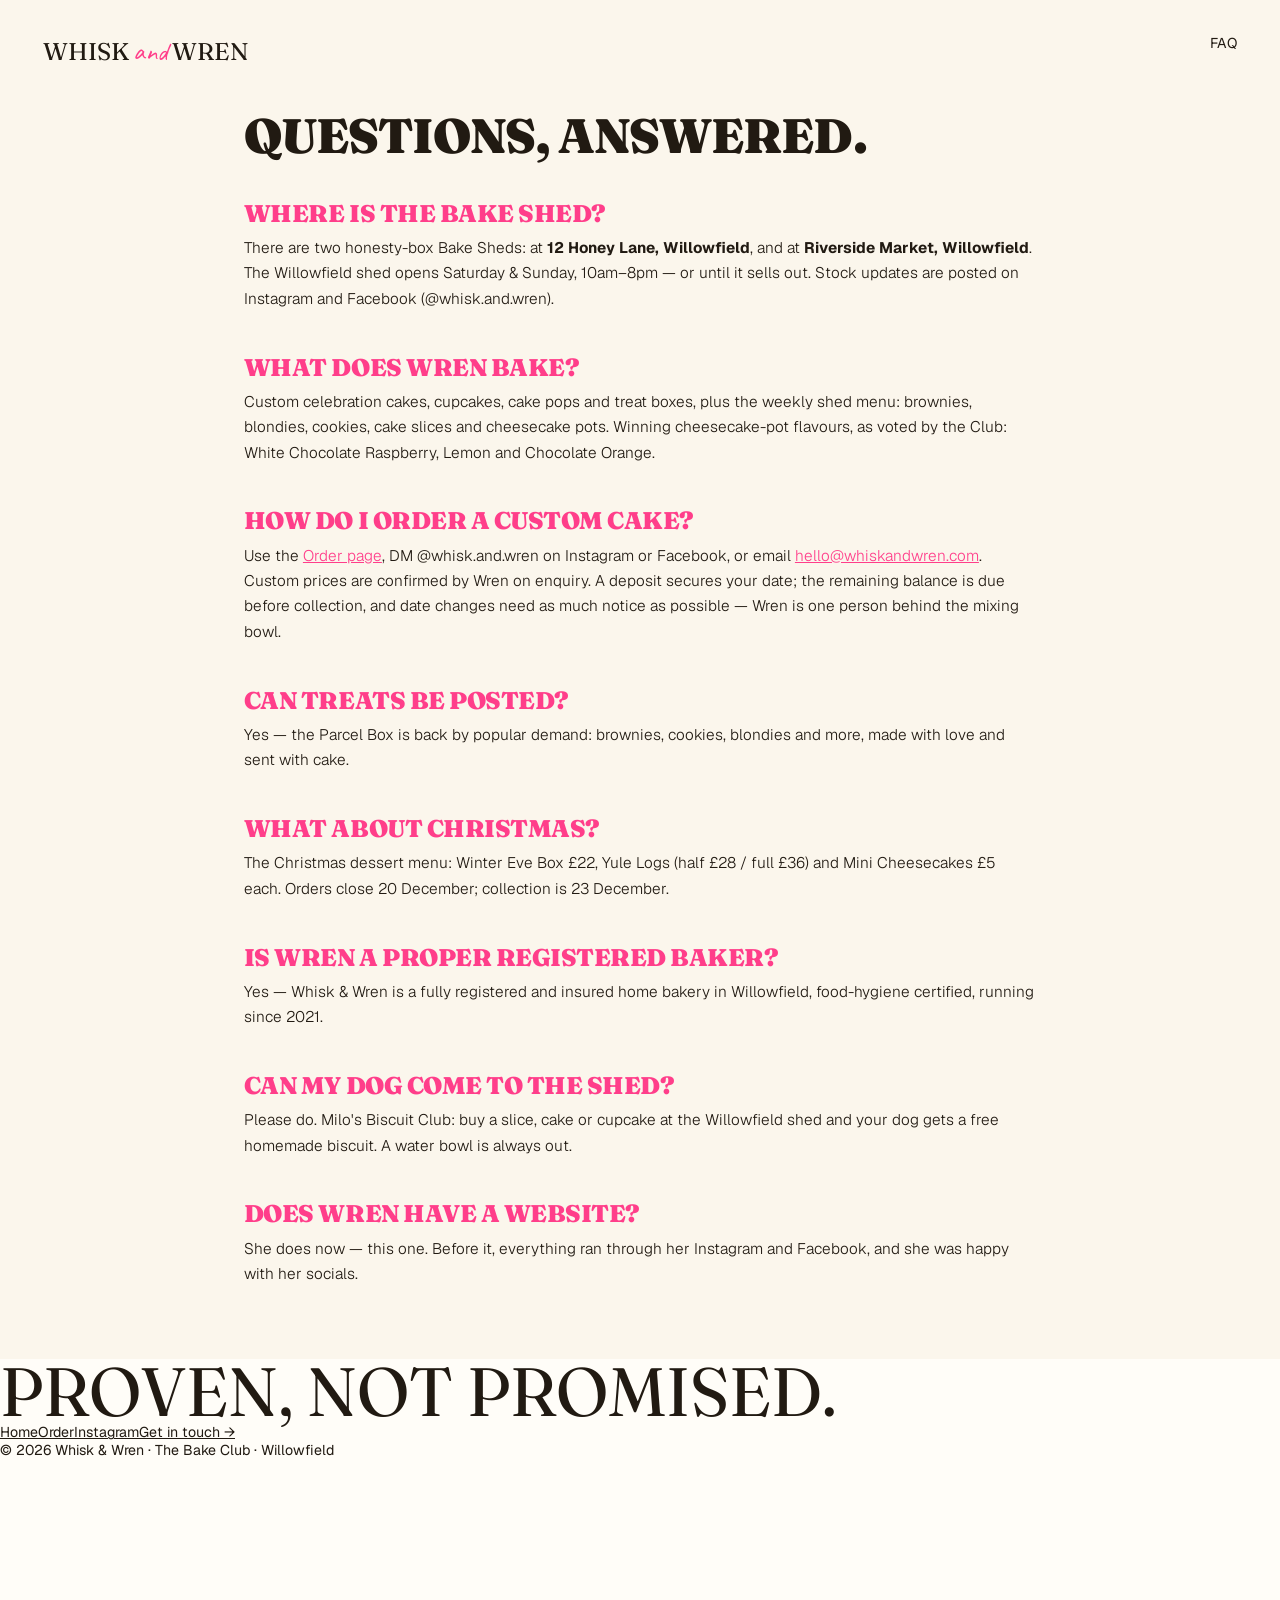
<file: faq.html>
<!DOCTYPE html>
<html lang="en">
<head>
<meta charset="UTF-8">
<meta name="viewport" content="width=device-width, initial-scale=1.0">
<title>FAQ — Whisk & Wren · The Bake Club</title>
<link rel="icon" href="data:image/svg+xml,<svg xmlns='http://www.w3.org/2000/svg' viewBox='0 0 100 100'><text y='.9em' font-size='90'>🧁</text></svg>">
<link rel="preconnect" href="https://fonts.googleapis.com">
<link rel="preconnect" href="https://fonts.gstatic.com" crossorigin>
<link href="https://fonts.googleapis.com/css2?family=Fraunces:opsz,wght@9..144,400..900&display=swap" rel="stylesheet">
<link rel="stylesheet" href="css/main.css">
<style>
.doc{max-width:52rem;margin:0 auto;padding:8em 1.4em 5em}
.doc h1{font-size:3.4em;margin-bottom:.6em}
.doc h2{font-size:1.7em;margin:1.8em 0 .5em;color:var(--terra)}
.doc p{font-weight:300;line-height:1.65;font-size:1.08em}
.doc a{color:var(--terra)}
</style>
</head>
<body>
<header class="bar"><a class="bar-logo" href="index.html">WHISK<span>and</span>WREN</a><span class="bar-tag">FAQ</span></header>
<main class="doc">
  <h1>Questions, answered.</h1>
  <h2>Where is the Bake Shed?</h2>
  <p>There are two honesty-box Bake Sheds: at <b>12 Honey Lane, Willowfield</b>, and at <b>Riverside Market, Willowfield</b>. The Willowfield shed opens Saturday &amp; Sunday, 10am–8pm — or until it sells out. Stock updates are posted on Instagram and Facebook (@whisk.and.wren).</p>
  <h2>What does Wren bake?</h2>
  <p>Custom celebration cakes, cupcakes, cake pops and treat boxes, plus the weekly shed menu: brownies, blondies, cookies, cake slices and cheesecake pots. Winning cheesecake-pot flavours, as voted by the Club: White Chocolate Raspberry, Lemon and Chocolate Orange.</p>
  <h2>How do I order a custom cake?</h2>
  <p>Use the <a href="order.html">Order page</a>, DM @whisk.and.wren on Instagram or Facebook, or email <a href="mailto:hello@whiskandwren.com">hello@whiskandwren.com</a>. Custom prices are confirmed by Wren on enquiry. A deposit secures your date; the remaining balance is due before collection, and date changes need as much notice as possible — Wren is one person behind the mixing bowl.</p>
  <h2>Can treats be posted?</h2>
  <p>Yes — the Parcel Box is back by popular demand: brownies, cookies, blondies and more, made with love and sent with cake.</p>
  <h2>What about Christmas?</h2>
  <p>The Christmas dessert menu: Winter Eve Box £22, Yule Logs (half £28 / full £36) and Mini Cheesecakes £5 each. Orders close 20 December; collection is 23 December.</p>
  <h2>Is Wren a proper registered baker?</h2>
  <p>Yes — Whisk & Wren is a fully registered and insured home bakery in Willowfield, food-hygiene certified, running since 2021.</p>
  <h2>Can my dog come to the shed?</h2>
  <p>Please do. Milo's Biscuit Club: buy a slice, cake or cupcake at the Willowfield shed and your dog gets a free homemade biscuit. A water bowl is always out.</p>
  <h2>Does Wren have a website?</h2>
  <p>She does now — this one. Before it, everything ran through her Instagram and Facebook, and she was happy with her socials.</p>
</main>
<footer class="foot" style="min-height:40vh"><div class="foot-in">
  <p class="foot-tag">Proven, not promised.</p>
  <nav class="foot-links"><a href="index.html">Home</a><a href="order.html">Order</a><a href="https://www.instagram.com/whisk.and.wren" target="_blank" rel="noopener">Instagram</a><a href="mailto:hello@whiskandwren.com">Get in touch →</a></nav>
  <p class="foot-small">© 2026 Whisk & Wren · The Bake Club · Willowfield</p>
</div></footer>
</body>
</html>
</file>
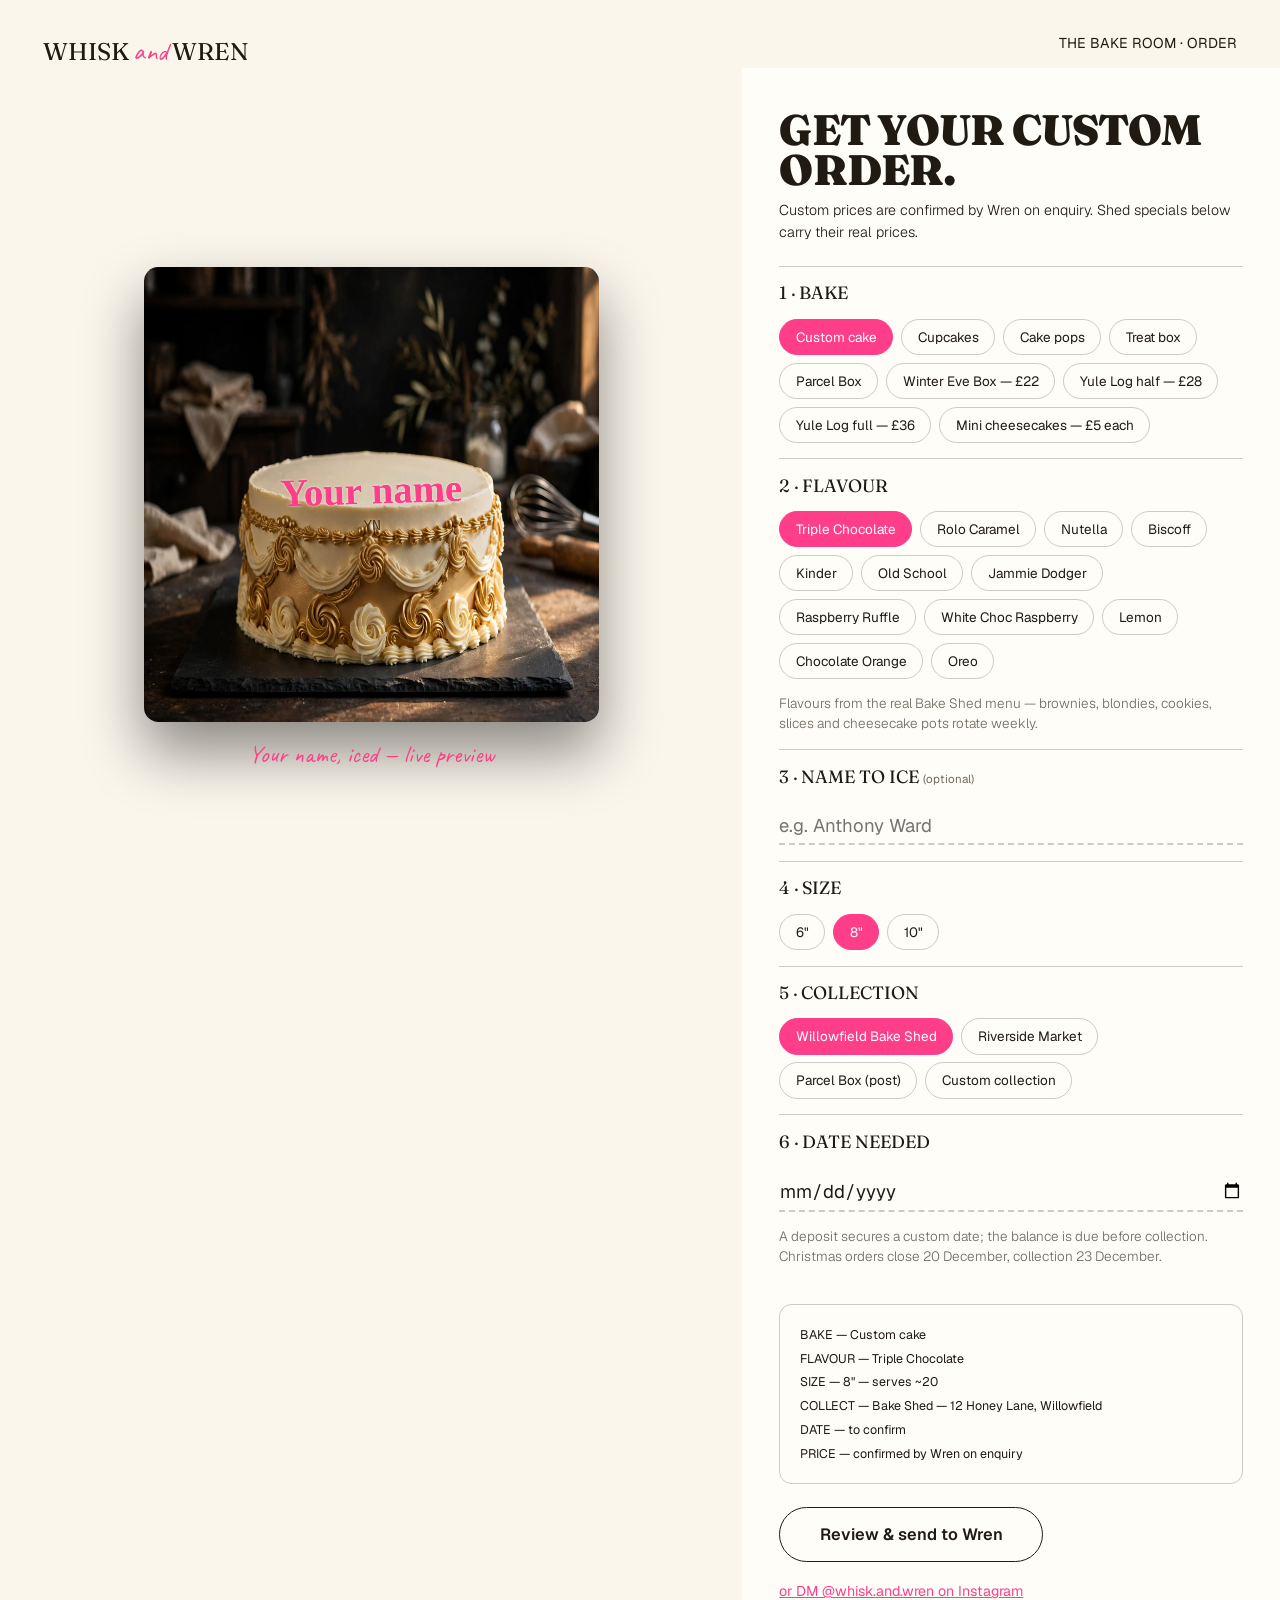
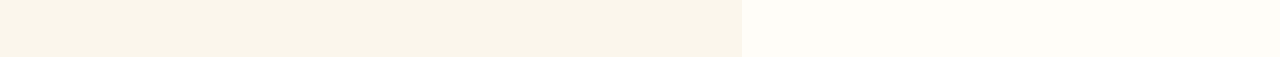
<file: order.html>
<!DOCTYPE html>
<html lang="en">
<head>
<meta charset="UTF-8">
<meta name="viewport" content="width=device-width, initial-scale=1.0">
<title>Order — Whisk & Wren · The Bake Club</title>
<link rel="icon" href="data:image/svg+xml,<svg xmlns='http://www.w3.org/2000/svg' viewBox='0 0 100 100'><text y='.9em' font-size='90'>🧁</text></svg>">
<link rel="preconnect" href="https://fonts.googleapis.com">
<link rel="preconnect" href="https://fonts.gstatic.com" crossorigin>
<link href="https://fonts.googleapis.com/css2?family=Fraunces:opsz,wght@9..144,400..900&display=swap" rel="stylesheet">
<link rel="stylesheet" href="css/main.css">
<link rel="stylesheet" href="css/order.css">
</head>
<body class="kit-body">
<header class="bar static">
  <a class="bar-logo" href="index.html">WHISK<span>and</span>WREN</a>
  <span class="bar-tag">THE BAKE ROOM · ORDER</span>
</header>
<main class="kit">
  <div class="kit-stage">
    <canvas id="kitCanvas" width="1080" height="1080"></canvas>
    <p class="kit-stage-note">Your name, iced — live preview</p>
  </div>
  <div class="kit-panel">
    <h1>Get your custom order.</h1>
    <p class="kit-sub">Custom prices are confirmed by Wren on enquiry. Shed specials below carry their real prices.</p>

    <details open><summary>1 · Bake</summary>
      <div class="opts" id="optBake">
        <button class="on" data-v="Custom cake">Custom cake</button><button data-v="Cupcakes">Cupcakes</button>
        <button data-v="Cake pops">Cake pops</button><button data-v="Treat box">Treat box</button>
        <button data-v="Parcel Box">Parcel Box</button><button data-v="Winter Eve Box — £22">Winter Eve Box — £22</button>
        <button data-v="Yule Log half — £28">Yule Log half — £28</button><button data-v="Yule Log full — £36">Yule Log full — £36</button>
        <button data-v="Mini cheesecakes — £5 each">Mini cheesecakes — £5 each</button>
      </div>
    </details>

    <details open><summary>2 · Flavour</summary>
      <div class="opts" id="optFlavour">
        <button class="on" data-v="Triple Chocolate" data-c="#5A3220">Triple Chocolate</button>
        <button data-v="Rolo Caramel" data-c="#8A5A2B">Rolo Caramel</button>
        <button data-v="Nutella" data-c="#4A2A18">Nutella</button>
        <button data-v="Biscoff" data-c="#B07B3F">Biscoff</button>
        <button data-v="Kinder" data-c="#C89B6A">Kinder</button>
        <button data-v="Old School" data-c="#F3E3C2">Old School</button>
        <button data-v="Jammie Dodger" data-c="#D84A6B">Jammie Dodger</button>
        <button data-v="Raspberry Ruffle" data-c="#E58BB1">Raspberry Ruffle</button>
        <button data-v="White Chocolate Raspberry" data-c="#F6D9E2">White Choc Raspberry</button>
        <button data-v="Lemon" data-c="#F2D54E">Lemon</button>
        <button data-v="Chocolate Orange" data-c="#E07B2A">Chocolate Orange</button>
        <button data-v="Oreo" data-c="#3A3A3A">Oreo</button>
      </div>
      <p class="kit-note">Flavours from the real Bake Shed menu — brownies, blondies, cookies, slices and cheesecake pots rotate weekly.</p>
    </details>

    <details open><summary>3 · Name to ice <span class="opt">(optional)</span></summary>
      <input id="kitName" type="text" maxlength="24" placeholder="e.g. Anthony Ward">
    </details>

    <details open><summary>4 · Size</summary>
      <div class="opts" id="optSize">
        <button data-v='6" — serves ~12'>6"</button><button class="on" data-v='8" — serves ~20'>8"</button><button data-v='10" — serves ~30'>10"</button>
      </div>
    </details>

    <details open><summary>5 · Collection</summary>
      <div class="opts" id="optCollect">
        <button class="on" data-v="Bake Shed — 12 Honey Lane, Willowfield">Willowfield Bake Shed</button>
        <button data-v="Bake Shed — Riverside Market, Willowfield">Riverside Market</button>
        <button data-v="Parcel Box — sent by post">Parcel Box (post)</button>
        <button data-v="Custom order collection — arranged with Wren">Custom collection</button>
      </div>
    </details>

    <details open><summary>6 · Date needed</summary>
      <input id="kitDate" type="date">
      <p class="kit-note">A deposit secures a custom date; the balance is due before collection. Christmas orders close 20 December, collection 23 December.</p>
    </details>

    <div class="kit-summary" id="kitSummary"></div>
    <a class="btn big" id="kitSend" href="mailto:hello@whiskandwren.com"><span class="btn-in">Review &amp; send to Wren</span><span class="btn-bg"></span></a>
    <a class="kit-ig" href="https://www.instagram.com/whisk.and.wren" target="_blank" rel="noopener">or DM @whisk.and.wren on Instagram</a>
  </div>
</main>
<script src="js/order.js"></script>
</body>
</html>
</file>
<file: css/main.css>
@font-face{font-family:'Geist';src:url('../assets/fonts/Geist-Variable.woff2') format('woff2');font-weight:100 900}
@font-face{font-family:'Caveat';src:url('../assets/fonts/Caveat-Variable-latin.woff2') format('woff2');font-weight:400 700}
/* Tokens + fluid system: reference values (Infinity dossier), accent swapped to Bake Club pink */
:root{
  --scene-bg:#FBF6EC; --court-bg:#FFFDF8; --court-bg-2:#F7EEDF; --ink:#211A12;
  --sand:#EDE4D2; --cream:#F6F0E2; --terra:#FF3E8A; --terra-hover:#E02B74;
  --taupe:#706A5E; --taupe-deep:#5E594E; --white:#fff;
  --white-soft:rgba(33,26,18,.78); --white-dim:rgba(33,26,18,.55);
  --hairline:rgba(33,26,18,.22); --line-strong:rgba(33,26,18,.34);
  --ease-default:cubic-bezier(.625,.05,0,1);
  --size-font:calc(clamp(320px,100vw,1440px)/90);
}
@media(max-width:991px){:root{--size-font:calc(clamp(320px,100vw,834px)/52)}}
*{margin:0;padding:0;box-sizing:border-box}
body{background:var(--scene-bg);color:var(--ink);font-family:'Geist',sans-serif;font-size:var(--size-font);overflow-x:hidden}
img{display:block;max-width:100%}
a{color:inherit}
h1,h2{font-family:'Fraunces',Georgia,serif;text-transform:uppercase;line-height:.92;font-weight:900;letter-spacing:-.02em}
em{font-style:normal;color:var(--terra)}

/* LOADER — ref: fixed inset 0 z 60 scene-bg; ui left 4em bottom 3.5em mono .75em ls .18em */
.loader{position:fixed;inset:0;z-index:60;background:var(--scene-bg);display:flex;align-items:center;justify-content:center;transition:opacity .6s var(--ease-default),visibility .6s}
.loader.done{opacity:0;visibility:hidden}
.loader-num{font-family:'Fraunces',Georgia,serif;font-size:38em;line-height:.8;color:var(--terra)}
.loader__ui{position:absolute;left:4em;bottom:3.5em;z-index:2;display:flex;gap:1.5em;align-items:baseline;font-family:'Geist',sans-serif;color:var(--ink);font-size:.75em;letter-spacing:.18em;text-transform:uppercase}
.loader-bar{display:inline-block;width:14em;height:1px;background:var(--hairline);vertical-align:middle}
.loader-bar i{display:block;height:100%;width:0;background:var(--terra)}
.loader-skip{position:absolute;top:2em;right:2em;background:none;border:1px solid var(--hairline);color:var(--ink);border-radius:999px;padding:.6em 1.4em;font-family:'Geist',sans-serif;font-size:.8em;cursor:pointer;opacity:0;transition:opacity .4s}
.loader-skip.show{opacity:1}

/* TRX — ref: 14 rows alternating slide */
#trx{position:fixed;inset:0;z-index:55;pointer-events:none;display:flex;flex-direction:column}
#trx i{flex:1;background:#EFE3CE;transform:scaleX(0)}
#trx i:nth-child(odd){transform-origin:left}#trx i:nth-child(even){transform-origin:right}

/* BAR — ref: fixed z 50, padding 2.375em 3em 0, flex-start, pointer-events none */
.bar{position:fixed;top:0;left:0;right:0;z-index:50;display:flex;justify-content:space-between;align-items:flex-start;padding:2.375em 3em 0;pointer-events:none;transition:opacity .6s ease,transform .7s cubic-bezier(.625,.05,0,1)}
html.is-intro .bar{opacity:0}
.bar>*{pointer-events:auto}
.bar-logo{font-family:'Fraunces',Georgia,serif;font-size:1.7em;text-decoration:none;text-transform:uppercase}
.bar-logo span{font-family:'Caveat',cursive;text-transform:none;color:var(--terra);margin:0 .18em;font-size:1.1em}
.btn{position:relative;overflow:hidden;border:1px solid var(--ink);background:transparent;color:var(--ink);border-radius:999px;padding:.85em 1.9em;font-family:'Geist',sans-serif;font-size:.95em;font-weight:600;cursor:pointer;text-decoration:none;display:inline-block}
.bar-btn{background:var(--ink);color:var(--cream);border:none;border-radius:.35em;font-family:'Geist',sans-serif;font-size:.85em;letter-spacing:.18em;text-transform:uppercase;padding:.9em .7em .9em 1.5em;display:inline-flex;align-items:center;gap:1.1em}
.btn-arrow{background:var(--terra);color:#fff;width:2em;height:2em;display:inline-flex;align-items:center;justify-content:center;border-radius:.25em;font-size:1em}
.btn .btn-in{position:relative;z-index:2;transition:color .3s}
.btn .btn-bg{position:absolute;inset:0;background:var(--terra);transform:translate3d(0,175%,0) rotate(6deg);transition:transform .45s var(--ease-default);z-index:1}
.btn:hover .btn-bg{transform:none}
.btn:hover .btn-in{color:#fff}
.btn.big{font-size:1.15em;padding:1em 2.4em}

/* SND — ref: fixed left 4em, glass ring, 4-bar EQ */
.snd-wrap{position:fixed;left:4em;bottom:1.6em;z-index:48;display:flex;align-items:center;gap:.9em}
.snd-note{border-left:1px solid var(--hairline);padding-left:.9em;color:var(--ink);font-size:1.15em;mix-blend-mode:difference}
.snd{width:3.4em;height:3.4em;border-radius:50%;border:1px solid #16130F;background:#16130F;box-shadow:0 .4em 1.4em rgba(10,5,2,.45);cursor:pointer;display:flex;align-items:center;justify-content:center}
.snd-eq{display:flex;gap:.28em;align-items:flex-end;height:1.2em}
.snd-eq i{width:.22em;height:30%;background:#F6F0E2;border-radius:2px}
.snd.on .snd-eq i{animation:sndEq .85s ease-in-out infinite alternate}
.snd.on .snd-eq i:nth-child(2){animation-delay:.13s}.snd.on .snd-eq i:nth-child(3){animation-delay:.26s}.snd.on .snd-eq i:nth-child(4){animation-delay:.39s}
@keyframes sndEq{from{height:18%}to{height:95%}}

/* HUD — reference: fixed bottom-right box, big numerals + name + count + tick ruler */
.hud{position:fixed;right:2.2em;bottom:1.6em;z-index:47;background:#FFFDF8;border:1px solid var(--hairline);padding:.9em 1.1em .7em;min-width:19em;opacity:0;transform:translateY(12px);transition:opacity .5s,transform .5s;pointer-events:none}
.hud.show{opacity:1;transform:none;pointer-events:auto}
.hud-main{display:flex;align-items:center;gap:1.1em}
.hud-clock{font-family:'Geist',sans-serif;font-size:2.9em;font-weight:700;color:var(--terra);line-height:1;letter-spacing:.04em}
.hud-meta{display:flex;flex-direction:column;gap:.3em}
.hud-name{font-family:'Geist',sans-serif;font-size:.82em;letter-spacing:.16em;text-transform:uppercase;min-height:1em}
.hud-count{font-family:'Geist',sans-serif;font-size:.78em;color:var(--taupe);letter-spacing:.14em}
.hud-play{margin-left:auto;background:none;border:1px solid var(--hairline);color:var(--terra);width:2.6em;height:2.6em;cursor:pointer;font-size:.8em}
.hud-ticks{height:.55em;margin-top:.7em;background:repeating-linear-gradient(90deg,var(--taupe) 0 1px,transparent 1px 8px);opacity:.6}
.hud-stops{display:none}
@media(max-width:991px){.hud{display:none}}

/* HERO — Elias Monroe template: cream sheet, Fraunces two-line name,
   portrait cutout over the type, latest-bake card, letter-to-tomorrow card, lens cursor */
.hero{position:relative;height:calc(100vh - 1.4em);height:calc(100svh - 1.4em);margin:.7em;border-radius:1.6em;overflow:hidden;background:#F5F1EA;color:#16130F;cursor:none}
.hero a,.hero button{cursor:none}
.hero-status{position:absolute;top:2.1em;left:3em;font-family:'Geist',sans-serif;font-size:.78em;letter-spacing:.16em;text-transform:uppercase;display:flex;align-items:center;gap:.7em;z-index:8}
.hero-status i{width:.55em;height:.55em;border-radius:50%;background:var(--terra);display:block}
.hero-nav{position:absolute;top:1.6em;left:50%;transform:translateX(-50%);display:flex;align-items:center;gap:3.2em;z-index:8}
.hero-nav a{text-decoration:none;font-size:.98em;font-weight:500;letter-spacing:.06em;text-transform:uppercase;color:#16130F;display:flex;align-items:center;gap:.6em}
.hero-nav a i{width:.5em;height:.5em;border-radius:50%;background:var(--terra);display:none}
.hero-nav a.hn-on{color:var(--terra)}
.hero-nav a.hn-on i{display:block}
.hero-nav .hn-logo{font-family:'Fraunces',Georgia,serif;font-size:1.9em;color:var(--terra);letter-spacing:.01em}
.hero-contact{position:absolute;top:1.5em;right:2.6em;z-index:8;background:transparent;border:1px solid rgba(22,19,15,.45);border-radius:999px;padding:.55em .6em .55em 1.5em;font-family:'Geist',sans-serif;font-size:.95em;font-weight:600;letter-spacing:.08em;text-transform:uppercase;display:flex;align-items:center;gap:1em;color:#16130F}
.hero-contact span{background:var(--terra);color:#fff;width:2.1em;height:2.1em;border-radius:50%;display:inline-flex;align-items:center;justify-content:center;font-size:1em}
.hero-name{position:absolute;inset:0;z-index:2}
.nl{position:absolute;font-family:'Fraunces',Georgia,serif;text-transform:uppercase;line-height:.96;white-space:nowrap;letter-spacing:-.02em}
.nl-1{left:.18em;top:.62em;font-size:14.2em;color:var(--terra)}
.nl-2{left:1.52em;top:1.86em;font-size:14.2em;color:#16130F}
.name-alt{position:absolute;inset:0;clip-path:circle(0px at -200px -200px)}
.name-alt .nl-1{color:#fff;-webkit-text-stroke:3px var(--terra)}
.name-alt .nl-2{color:#fff;-webkit-text-stroke:3px #16130F}
.hero-portrait{position:absolute;left:50%;bottom:0;transform:translateX(-56%);height:64%;z-index:3;pointer-events:none;filter:drop-shadow(0 18px 30px rgba(22,19,15,.25))}
.hero-left{position:absolute;left:3em;top:47%;z-index:4;max-width:19.5em}
.hero-role{font-family:'Geist',sans-serif;font-size:.74em;letter-spacing:.16em;text-transform:uppercase}
.hero-role i{color:var(--terra);font-style:normal;margin:0 .3em}
.hero-head{font-family:'Geist',sans-serif;font-weight:600;text-transform:none;font-size:2.05em;line-height:1.18;letter-spacing:-.01em;margin-top:1em}
.hero-rule{display:block;width:3.4em;height:.22em;background:var(--terra);margin:1.5em 0}
.hero-para{color:#7A7264;font-weight:300;line-height:1.65;font-size:1.04em;max-width:19em}
.hero-socials{position:absolute;left:3em;bottom:2.6em;z-index:4;font-size:1em}
.hero-socials a{text-decoration:none;color:#16130F}
.hero-socials i{color:var(--terra);font-style:normal;margin:0 .35em}
.hero-bake{position:absolute;right:3em;top:12.5%;z-index:4;width:26em}
.bake-card{position:relative;background:#EFE9DF;border-radius:1em;height:15.5em;overflow:hidden;perspective:800px}
.bake-cover{position:absolute;top:8%;right:9%;height:84%;aspect-ratio:.78;border-radius:.3em;overflow:hidden;box-shadow:0 14px 28px rgba(22,19,15,.28);transform-origin:left center}
.bake-cover img{width:100%;height:100%;object-fit:cover}
.bake-cover-title{position:absolute;left:1.1em;top:1em;font-family:'Fraunces',Georgia,serif;text-transform:uppercase;font-size:1.25em;line-height:1.12;color:#16130F;max-width:6em}
.bake-meta{display:flex;align-items:center;gap:1em;margin-top:1em}
.bake-label{font-weight:600;font-size:1.02em}
.bake-cats{margin-left:auto;color:#7A7264;font-size:.95em}
.bake-next{background:var(--terra);color:#fff;border:none;width:2.2em;height:2.2em;border-radius:50%;font-size:1em;flex:0 0 auto}
.hero-letter{position:absolute;right:3em;bottom:2.4em;z-index:4;width:29em}
.letter-paper{background:#FCFBF8;border-radius:.7em;box-shadow:0 24px 44px rgba(22,19,15,.13);padding:1.9em 2.1em 1.6em;transform:rotate(-1.1deg)}
.letter-top{display:flex;justify-content:space-between;align-items:flex-start}
.letter-top>span{font-family:'Geist',sans-serif;font-size:.76em;letter-spacing:.22em;text-transform:uppercase;color:#7A7264}
.letter-seal{background:none;border:1.5px solid rgba(255,62,138,.55);color:rgba(255,62,138,.75);border-radius:50%;width:5.4em;height:5.4em;font-family:'Geist',sans-serif;font-size:.62em;letter-spacing:.14em;text-transform:uppercase;transform:rotate(11deg);line-height:1.5;flex:0 0 auto;margin-top:-.6em}
.letter-seal:hover{background:var(--terra);color:#fff;border-color:var(--terra)}
.letter-body{margin-top:1.1em;font-size:1.28em;line-height:1.5;min-height:4.4em;font-weight:400}
.letter-dear{font-weight:500}
.letter-caret{display:inline-block;width:.55em;height:1.05em;background:var(--terra);vertical-align:-.15em;margin-left:.15em;animation:caretBlink 1s steps(1) infinite}
@keyframes caretBlink{50%{opacity:0}}
.letter-count{margin-top:1.2em;font-family:'Geist',sans-serif;font-size:.74em;letter-spacing:.22em;text-transform:uppercase;color:#7A7264}
.letter-env{display:none;text-align:left}
.letter-env.show{display:block}
.env-note{font-family:'Geist',sans-serif;font-size:.76em;letter-spacing:.22em;text-transform:uppercase;color:#7A7264;margin-bottom:1em}
.envelope{position:relative;height:12.5em;background:#F1EAD9;border-radius:.5em;box-shadow:0 24px 44px rgba(22,19,15,.15);overflow:hidden}
.envelope::before{display:none}
.env-wax{position:absolute;left:50%;top:52%;transform:translate(-50%,-50%);width:3.2em;height:3.2em;border-radius:50%;background:var(--terra);color:#fff;display:flex;align-items:center;justify-content:center;font-family:'Fraunces',Georgia,serif;font-size:1.3em;box-shadow:0 6px 14px rgba(22,19,15,.25);z-index:2}
.env-postmark{position:absolute;right:1.4em;bottom:1.2em;border:1.5px solid rgba(255,62,138,.6);color:rgba(255,62,138,.75);border-radius:50%;width:6.4em;height:6.4em;display:flex;align-items:center;justify-content:center;text-align:center;font-family:'Geist',sans-serif;font-size:.6em;letter-spacing:.12em;text-transform:uppercase;transform:rotate(-11deg);line-height:1.6;z-index:2}
.hero-cursor{position:fixed;z-index:65;width:.65em;height:.65em;border-radius:50%;background:var(--terra);pointer-events:none;transform:translate(-50%,-50%);display:none;align-items:center;justify-content:center;font-family:'Geist',sans-serif;font-size:.68em;letter-spacing:.14em;color:#fff;text-transform:uppercase;transition:width .25s,height .25s,background-color .25s,border-color .25s;border:1.5px solid transparent}
body.hero-active .hero-cursor{display:flex}
.hero-cursor.is-link{width:3.1em;height:3.1em;background:transparent;border-color:var(--terra)}
.hero-cursor.is-click{width:5.6em;height:5.6em;background:var(--terra)}
body.on-hero .bar{opacity:0;pointer-events:none}
body.on-hero .snd-wrap,body.on-foot .snd-wrap{opacity:0;pointer-events:none}
.bar,.snd-wrap{transition:opacity .4s ease}
.snd-wrap{z-index:96}
@media(max-width:991px){
  .hero{margin:.4em;border-radius:1.1em;height:calc(100svh - .8em)}
  .hero-status{display:none}
  .hero-nav{gap:1.4em;top:1.2em}
  .hero-nav a{font-size:.8em}
  .hero-nav .hn-logo{font-size:1.5em}
  .hero-contact{top:auto;bottom:1.2em;right:1.2em}
  .nl-1{font-size:6.4em;top:1.5em;left:.14em}
  .nl-2{font-size:6.4em;top:3.05em;left:.55em}
  .hero-portrait{height:36%;top:28%;bottom:auto;transform:translateX(-50%)}
  .hero-left{left:1.4em;top:65.5%;max-width:19em}
  .hero-head{font-size:1.5em}
  .hero-para{display:none}
  .hero-socials{left:1.4em;bottom:9.5em}
  .hero-bake{display:none}
  .hero-letter{display:none}
}

/* COURT — ref: --court-len 200vh, track sticky, vignette/lantern, caption */
.court{position:relative;--court-len:200vh;height:var(--court-len);background:var(--court-bg)}
.court__track{position:sticky;top:0;height:100svh;overflow:hidden}
.court-vignette{display:none}
.court-lantern{display:none}
.helix{position:absolute;left:50%;top:50%;width:1px;height:1px;transform-style:preserve-3d;perspective:900px;transform:rotateX(-4deg);z-index:2}
.hcard{position:absolute;left:-8em;top:-10.5em;width:16em;height:21em;border-radius:1em;overflow:hidden;border:1px solid var(--hairline);transform:translateX(calc((var(--i) - 3)*11em)) rotateY(calc((var(--i) - 3)*-14deg));box-shadow:0 24px 48px rgba(33,26,18,.18);will-change:transform,opacity}
.hcard img{width:100%;height:100%;object-fit:cover}
.court-caption{position:absolute;bottom:13%;left:0;right:0;text-align:center;font-family:'Fraunces',Georgia,serif;font-size:3.6em;text-transform:uppercase;z-index:3;color:var(--ink)}
@media(max-width:767px){.court{--court-len:170vh}.hcard{left:-6em;top:-8.5em;width:12em;height:17em;transform:translateX(calc((var(--i) - 3)*6.5em)) rotateY(calc((var(--i) - 3)*-14deg))}.court-caption{font-size:2.3em}}

/* TECH — reference layout: left stacked title + mono lead, right portrait card,
   panels wipe INSIDE the card, HUD inside card bottom (cat + count / title / desc) */
.qq{position:relative;z-index:25;background:var(--court-bg-2);height:430vh}
.qq__stage{position:sticky;top:0;height:100vh;overflow:hidden;display:flex;align-items:center;gap:5em;background:var(--court-bg-2);padding:0 6em}
.qq__head{flex:1 1 auto;z-index:6}
.qq__head h2{font-size:4.6em;line-height:.94}
.qq__lead{margin-top:1.6em;font-family:'Geist',sans-serif;font-size:.85em;letter-spacing:.18em;text-transform:uppercase;line-height:2;color:var(--taupe)}
.qq__strip{display:flex;gap:.5em;margin-top:2.2em;flex-wrap:wrap}
.qq__strip span{font-family:'Geist',sans-serif;font-size:.75em;letter-spacing:.12em;text-transform:uppercase;border:1px solid var(--hairline);border-radius:999px;padding:.55em 1.1em;color:var(--taupe)}
.qq__strip span.on{color:#fff;background:var(--terra);border-color:var(--terra)}
.qq__card{position:relative;flex:0 0 34em;height:82vh;border-radius:.4em;overflow:hidden;background:#EFE6D2}
.qq__panel{position:absolute;inset:0;overflow:hidden;clip-path:inset(0 0 100% 0)}
.qq__panel img{position:absolute;inset:0;width:100%;height:100%;object-fit:cover}
.qq__panelshade{position:absolute;inset:0;background:linear-gradient(0deg,rgba(11,10,8,.88) 0%,transparent 46%)}
.qq__hud{position:absolute;left:2.2em;right:2.2em;bottom:2em;z-index:3}
.qq-toprow{display:flex;justify-content:space-between;font-family:'Geist',sans-serif;font-size:.8em;letter-spacing:.18em;text-transform:uppercase;color:var(--white-soft);border-bottom:1px solid var(--hairline);padding-bottom:.9em}
.qq__hud h3{font-family:'Fraunces',Georgia,serif;font-size:2.5em;text-transform:uppercase;line-height:.95;margin:.55em 0 .35em}
.qq__hud p{font-weight:300;line-height:1.5;font-size:1.02em;color:var(--white-soft);max-width:26em}
.qq__endcap{position:absolute;inset:0;display:flex;flex-direction:column;align-items:center;justify-content:center;font-family:'Fraunces',Georgia,serif;font-size:5.2em;text-transform:uppercase;text-align:center;opacity:0;z-index:5;background:var(--court-bg-2);pointer-events:none}
.qq__endcap-sub{display:block;font-family:'Caveat',cursive;text-transform:none;color:var(--terra);font-size:.62em;margin-top:.3em}
.qq__bridge{position:absolute;left:0;right:0;bottom:1.6em;text-align:center;z-index:6}
.qq__bridge-title{font-family:'Geist',sans-serif;font-size:.8em;letter-spacing:.22em;text-transform:uppercase;color:var(--taupe)}
@media(max-width:991px){.qq__stage{flex-direction:column;align-items:stretch;gap:1.6em;padding:5.5em 1.4em 2em}.qq__head{flex:0 0 auto}.qq__head h2{font-size:2.6em}.qq__card{flex:1 1 auto;height:auto}.qq__strip{display:none}.qq__lead{display:none}}

/* TEAM — ref: pinned two-view scene, bg scale 1.22, front scale 1.32, card slides in */
.team{position:relative;height:220vh;background:var(--court-bg)}
.knit{position:sticky;top:0;height:100svh;overflow:hidden}
.knit-stage{position:relative;height:100%;display:grid;grid-template-columns:1fr 1fr;gap:4em;align-items:center;padding:6em 4em}
#icedCanvas{width:100%;max-width:32em;aspect-ratio:1;border-radius:1em;justify-self:center;transform:scale(1.06);box-shadow:0 30px 60px rgba(0,0,0,.5)}
.knit-card{background:var(--cream);color:var(--ink);border-radius:1em;padding:2.4em 2.6em;max-width:34em}
.knit-card h2{font-size:2.9em}
.knit-card p{font-weight:300;line-height:1.5;font-size:1.12em;margin-top:.9em}
.knit-card label{font-family:'Geist',sans-serif;font-size:.75em;letter-spacing:.18em;text-transform:uppercase;display:block;margin-top:1.8em}
#nameInput{width:100%;background:transparent;border:none;border-bottom:2px dashed var(--line-strong);font-family:'Geist',sans-serif;font-size:1.5em;padding:.35em 0;color:var(--ink);outline:none}
#nameInput:focus{border-color:var(--terra)}
.knit-note{font-family:'Caveat',cursive;font-size:1.6em!important;color:var(--terra)}
#initialsOut{font-family:'Geist',sans-serif;font-size:.78em}
@media(max-width:767px){.knit-stage{grid-template-columns:1fr;padding:5em 1.4em;gap:2em}.knit-card h2{font-size:2.1em}}

/* TESTIMONIALS — ref: .ttl padding 7em 0 6em, wall, 2 cards + quote slots, cursor */
.ttl{position:relative;z-index:26;background:var(--court-bg);padding:7em 0 6em;overflow:hidden;clip-path:inset(0)}
.ttl__wall{padding:0 10em 0 4em}
@media(max-width:991px){.ttl__wall{padding:0 1.4em}}
.ttl-h{font-size:3.6em;margin-bottom:1em}
.ttl__stage{display:grid;grid-template-columns:1fr 1fr 1fr 1fr;gap:1.6em;align-items:start}
.ttl__card{position:relative;border:1px solid var(--hairline);border-radius:1em;overflow:hidden;cursor:pointer;background:#F6F0E2}
.ttl__frame{position:relative}
.ttl__frame img{width:100%;height:26em;object-fit:cover}
.ttl-hud{position:absolute;top:0;left:0;right:0;display:flex;justify-content:space-between;padding:1em;font-family:'Geist',sans-serif;font-size:.72em;letter-spacing:.08em}
.rec{color:#ff4d4d}
.ttl__card h3{font-family:'Fraunces',Georgia,serif;text-transform:uppercase;font-size:1.6em;padding:1em 1em 0}
.ttl__card p{padding:.5em 1.2em 1.5em;font-weight:300;line-height:1.5}
.ttl__quote-slot{align-self:center;padding:1em .4em}
.ttl-quote{font-family:'Caveat',cursive;font-size:2.1em;line-height:1.25;color:var(--ink)}
.ttl-who{margin-top:1em;font-weight:300;line-height:1.55;color:var(--white-dim)}
.ttl-mini{margin-top:1.4em;width:11em;height:13em;object-fit:cover;border-radius:.8em;border:1px solid var(--hairline)}
.ttl-foot{margin-top:2.6em;font-family:'Caveat',cursive;font-size:2em;color:var(--terra)}
.ttl-cursor{position:fixed;z-index:49;width:5.2em;height:5.2em;border-radius:50%;background:var(--terra);color:#fff;display:flex;align-items:center;justify-content:center;font-family:'Geist',sans-serif;font-size:.75em;letter-spacing:.14em;text-transform:uppercase;pointer-events:none;transform:translate(-50%,-50%) scale(.6);opacity:0;transition:opacity .25s,scale .25s}
.ttl-cursor.show{opacity:1;transform:translate(-50%,-50%) scale(1)}
@media(max-width:991px){.ttl__wall{padding:0 1.4em}.ttl__stage{grid-template-columns:1fr 1fr}.ttl-h{font-size:2.4em}.ttl-cursor{display:none}}
@media(max-width:600px){.ttl__stage{grid-template-columns:1fr}}

/* FINALE — ref: .rat height 410vh margin-top -80vh, packs with drop/float/tilt, cta */
.rat{position:relative;z-index:25;height:410vh;margin-top:-80vh;--fin-ink:#211A12;background:#FBE7EE}
.rat__stage{position:sticky;top:0;height:100svh;overflow:hidden}
.rat__head{position:absolute;top:11%;left:0;right:0;text-align:center;z-index:3}
.rat__head span{font-family:'Geist',sans-serif;font-size:.82em;letter-spacing:.2em;text-transform:uppercase;color:var(--taupe)}
.rat__head h2{font-size:5.4em;margin-top:.15em}
.rat__packs{position:absolute;inset:0;z-index:4;pointer-events:none}
.rat__pack{position:absolute;width:23em;height:23em}
.rat__pack--wht{left:7%;bottom:14%}
.rat__pack--blk{right:7%;bottom:20%}
.rat__pack-drop{position:absolute;inset:8% -4% -6% 8%;background:rgba(0,0,0,.5);filter:blur(28px);border-radius:50%}
.rat__pack-float{position:relative;animation:packFloat 5.2s ease-in-out infinite alternate}
.rat__pack--blk .rat__pack-float{animation-delay:-2.4s}
@keyframes packFloat{from{transform:translateY(-.7em)}to{transform:translateY(.9em)}}
.rat__pack-tilt{border-radius:1em;overflow:hidden;box-shadow:0 40px 80px rgba(0,0,0,.45)}
.rat__pack-tilt img{width:100%;height:23em;object-fit:cover}
.rat__cta{position:absolute;left:50%;bottom:5%;transform:translateX(-50%);z-index:5;background:var(--cream);color:var(--fin-ink);border-radius:1em;padding:2em 2.4em;width:min(33em,92vw)}
.hudrows{list-style:none}
.hudrows li{display:flex;justify-content:space-between;gap:2em;border-top:1px solid var(--line-strong);padding:.75em 0;font-size:.98em}
.hudrows li:first-child{border-top:none}
.hudrows li span{font-family:'Geist',sans-serif;font-size:.78em;letter-spacing:.14em;text-transform:uppercase;color:var(--taupe-deep)}
.hudrows li b{font-weight:500}
.rat__cta .btn{border-color:var(--ink);color:var(--ink);margin-top:1.4em}
.rat__cta .btn:hover .btn-in{color:#fff}
@media(max-width:767px){.rat{height:300vh;margin-top:-40vh}.rat__head h2{font-size:2.8em}.rat__pack{width:12.5em;height:12.5em}.rat__pack-tilt img{height:12.5em}.rat__pack--wht{left:2%;bottom:auto;top:27%}.rat__pack--blk{right:2%;bottom:auto;top:36%}}

/* FOOTER — ref: .foot 88vh, content top -14vh centred, bar + legal */
.foot{position:relative;z-index:25;height:88vh;background:#FFFDF8;color:var(--ink);overflow:hidden}
.foot__content{position:absolute;top:-14vh;left:0;right:0;bottom:0;z-index:4;display:flex;flex-direction:column;justify-content:flex-start;align-items:center;text-align:center;padding:16vh 2em 0;pointer-events:none}
.foot-tag{font-family:'Fraunces',Georgia,serif;font-size:4.8em;text-transform:uppercase;line-height:.95;color:var(--ink)}
.foot-line{font-weight:300;font-size:1.15em;margin-top:.8em;color:rgba(33,26,18,.72)}
.foot-wordmark{font-family:'Fraunces',Georgia,serif;font-size:7em;text-transform:uppercase;line-height:.9;color:var(--ink);opacity:.09;margin-top:.4em;white-space:nowrap}
.foot__bar{position:absolute;left:3em;right:3em;bottom:4.4em;z-index:5;display:flex;gap:2.2em;flex-wrap:wrap;align-items:center;font-family:'Geist',sans-serif;font-size:.82em;letter-spacing:.1em;color:var(--ink)}
.foot__bar a{text-decoration:none;border-bottom:1px solid var(--terra)}
.foot-pause{background:none;border:none;color:var(--ink);text-decoration:underline;cursor:pointer;font:inherit;margin-left:auto}
.foot__legal{position:absolute;left:3em;right:3em;bottom:1.8em;z-index:5;display:flex;gap:1.8em;flex-wrap:wrap;border-top:1px solid var(--line-strong);padding-top:1.2em;font-size:.88em;color:rgba(33,26,18,.6)}
.foot__legal a{text-decoration:none}
@media(max-width:767px){.foot-tag{font-size:2.7em}.foot-wordmark{font-size:3.4em}.foot__bar,.foot__legal{left:1.4em;right:1.4em}}

/* QUOTE DRAWER — ref: width min(27.5em,92vw), push .7s ease */
.quote{position:fixed;top:0;right:0;bottom:0;width:min(27.5em,92vw);background:var(--cream);color:var(--ink);z-index:58;padding:3em 2.4em;transform:translateX(105%);transition:transform .7s var(--ease-default);overflow-y:auto}
.quote.open{transform:none}
.quote h2{font-size:2.4em;margin-bottom:.4em}
.quote p{font-weight:300;line-height:1.5}
.quote label{display:block;margin-top:1.4em;font-family:'Geist',sans-serif;font-size:.78em;letter-spacing:.12em;text-transform:uppercase}
.quote input,.quote select,.quote textarea{width:100%;margin-top:.5em;padding:.7em;border:1px solid var(--line-strong);border-radius:.5em;background:#fff;font-family:'Geist',sans-serif;font-size:1.15em;color:var(--ink)}
.quote .btn{border-color:var(--ink);color:var(--ink);margin-top:1.8em}
.quote .btn:hover .btn-in{color:#fff}
.quote-mail{display:block;margin-top:1.2em;font-size:.95em}
.quote-x{position:absolute;top:1em;right:1.2em;background:none;border:none;font-size:2em;cursor:pointer;color:var(--ink)}

/* LIGHTBOX */
.lb{position:fixed;inset:0;z-index:59;background:rgba(5,4,3,.94);display:flex;flex-direction:column;align-items:center;justify-content:center;opacity:0;visibility:hidden;transition:opacity .4s}
.lb.open{opacity:1;visibility:visible}
.lb img{max-height:72vh;max-width:92vw;border-radius:1em}
.lb-cap{margin-top:1.4em;font-size:1.2em;font-weight:300;max-width:36em;text-align:center;padding:0 1em;color:var(--sand)}
.lb-time{font-family:'Geist',sans-serif;color:var(--taupe);margin-top:.6em}
.lb-x{position:absolute;top:1.2em;right:1.6em;background:none;border:none;color:var(--sand);font-size:2.4em;cursor:pointer}

@media(prefers-reduced-motion:reduce){*{animation:none!important;transition:none!important}}

/* MOTION LAYER — own code (scroll-5 drifting photos + statement; text word-wipe) */
.progress{position:fixed;top:0;left:0;right:0;height:.35em;background:var(--terra);z-index:70;transform:scaleX(0);transform-origin:left}
.marquee{overflow:hidden;background:var(--terra);color:#fff;padding:.9em 0}
.marquee-track{display:flex;width:max-content;animation:marquee 24s linear infinite}
.marquee-group{display:flex;align-items:center;gap:2.5em;padding-right:2.5em;font-family:'Fraunces',Georgia,serif;font-size:1.5em;white-space:nowrap}
.marquee-group i{font-style:normal;opacity:.65;font-size:.8em}
@keyframes marquee{to{transform:translateX(-50%)}}
.w{display:inline-block;overflow:hidden;vertical-align:top}
.wi{display:inline-block;will-change:transform}
.court-statement{position:absolute;top:11%;left:0;right:0;text-align:center;font-family:'Fraunces',Georgia,serif;font-size:3.4em;line-height:1.05;letter-spacing:-.02em;color:var(--ink);z-index:3;padding:0 1em}
.bake-cover img,.ttl__frame img{transition:transform .6s var(--ease-default)}
.bake-card:hover .bake-cover img,.ttl__card:hover .ttl__frame img{transform:scale(1.05)}
.qq__strip span{transition:background-color .3s ease,color .3s ease,border-color .3s ease}
.hero-socials a,.foot__bar a,.foot__legal a{transition:color .3s ease}
.hero-socials a:hover,.foot__bar a:hover,.foot__legal a:hover{color:var(--terra)}
@media(max-width:767px){.court-statement{font-size:2em;top:9%}.marquee-group{font-size:1.15em}}
</file>
<file: css/order.css>
.kit-body{background:var(--scene-bg)}
.bar.static{position:relative}
.kit{display:grid;grid-template-columns:58% 42%;min-height:100vh}
.kit-stage{position:sticky;top:0;height:100vh;display:flex;flex-direction:column;align-items:center;justify-content:center;gap:1.2em;background:var(--scene-bg)}
#kitCanvas{width:min(32em,86%);aspect-ratio:1;border-radius:1em;box-shadow:0 30px 60px rgba(0,0,0,.45)}
.kit-stage-note{font-family:'Caveat',cursive;font-size:1.7em;color:var(--terra)}
.kit-panel{background:#FFFDF8;padding:3em 2.6em 4em;overflow-y:auto}
.kit-panel h1{font-size:3em}
.kit-sub{font-weight:300;line-height:1.5;margin:.8em 0 1.6em}
.kit-panel details{border-top:1px solid var(--hairline);padding:1.1em 0}
.kit-panel summary{font-family:'Fraunces',Georgia,serif;text-transform:uppercase;font-size:1.25em;cursor:pointer;list-style:none}
.kit-panel summary .opt{font-family:'Geist',sans-serif;font-size:.65em;color:var(--taupe);text-transform:none}
.opts{display:flex;flex-wrap:wrap;gap:.55em;margin-top:1em}
.opts button{border:1px solid var(--hairline);background:transparent;color:var(--ink);border-radius:999px;padding:.6em 1.15em;font-family:'Geist',sans-serif;font-size:.95em;cursor:pointer}
.opts button.on{background:var(--terra);border-color:var(--terra);color:#fff}
.kit-panel input[type=text],.kit-panel input[type=date]{width:100%;margin-top:1em;background:transparent;border:none;border-bottom:2px dashed var(--hairline);color:var(--ink);font-size:1.3em;padding:.35em 0;outline:none;font-family:'Geist',sans-serif}
.kit-panel input:focus{border-color:var(--terra)}
.kit-note{color:var(--taupe);font-weight:300;font-size:.95em;margin-top:1em;line-height:1.5}
.kit-summary{border:1px solid var(--hairline);border-radius:1em;padding:1.4em 1.6em;margin:1.8em 0;font-family:'Geist',sans-serif;font-size:.88em;line-height:1.9;white-space:pre-line}
.kit-panel .btn{border-color:var(--ink)}
.kit-ig{display:block;margin-top:1.1em;color:var(--terra)}
@media(max-width:991px){.kit{grid-template-columns:52% 48%}}
@media(max-width:767px){.kit{grid-template-columns:1fr}.kit-stage{position:relative;height:44vh}.kit-panel{padding:2em 1.4em 3em}}
</file>
